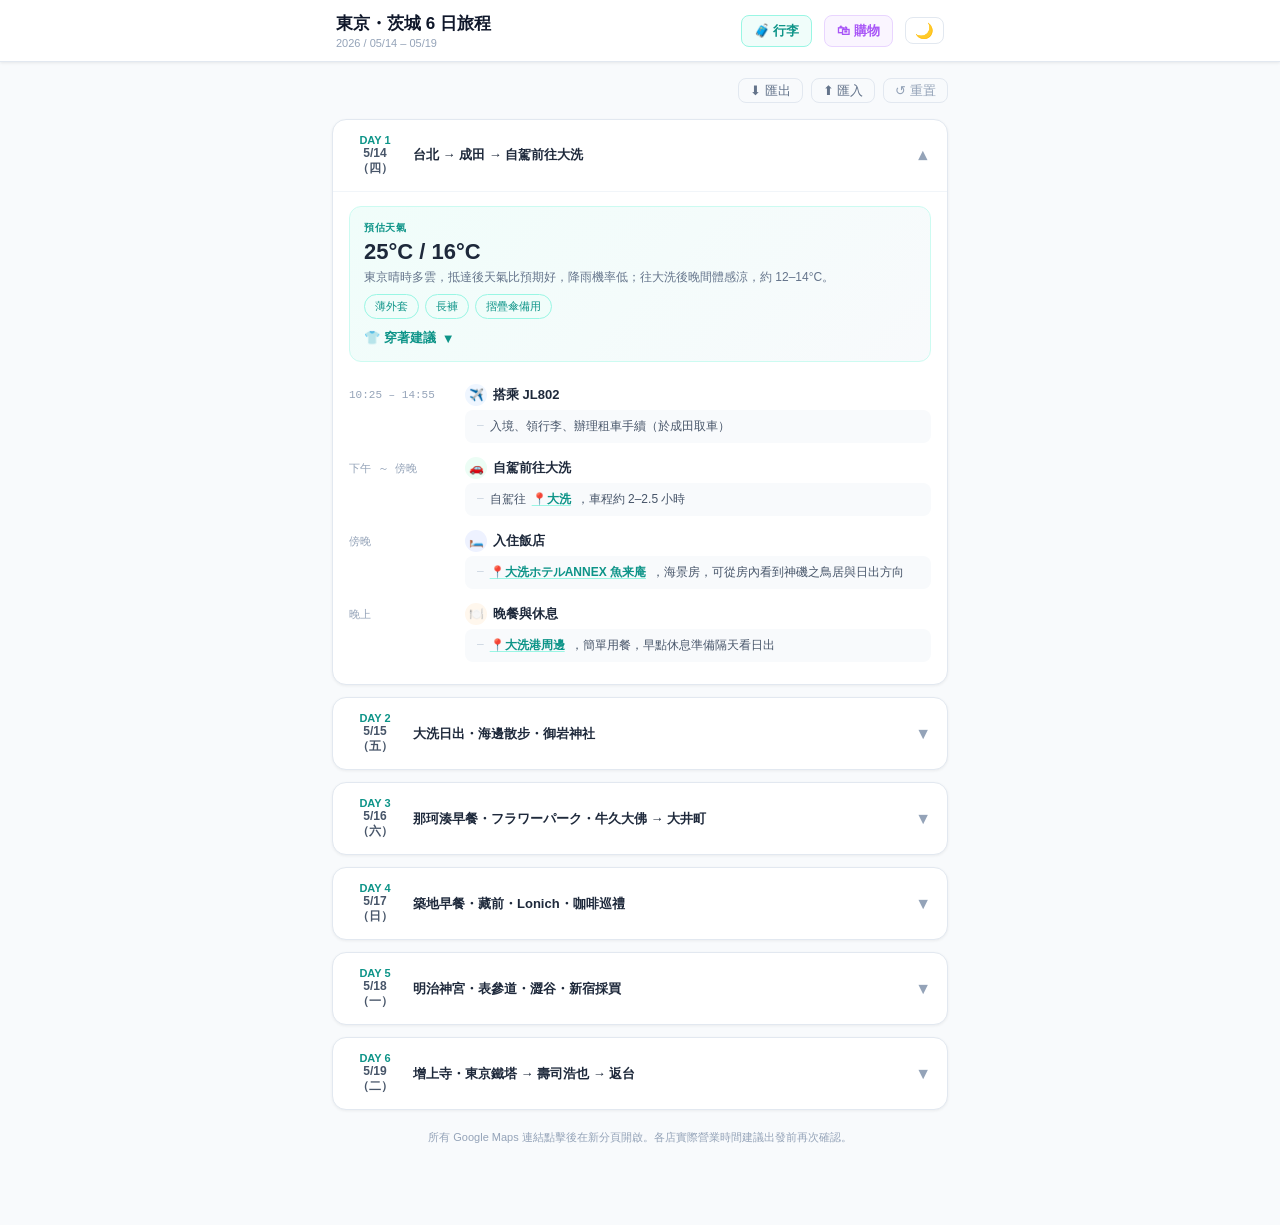
<file: index.html>
<!DOCTYPE html>
<html lang="zh-Hant">
<head>
<meta charset="UTF-8">
<meta name="viewport" content="width=device-width, initial-scale=1.0">
<title>東京・茨城 6 日旅程</title>
<link rel="stylesheet" href="style.css">
<style>
.hright{display:flex;align-items:center;gap:12px}

.day-card{background:#fff;border:1px solid #e2e8f0;border-radius:14px;overflow:hidden;box-shadow:0 1px 3px rgba(0,0,0,.06)}
.day-header{width:100%;background:none;border:none;padding:14px 16px;display:flex;align-items:center;justify-content:space-between;gap:12px;cursor:pointer;text-align:left}
.day-header:hover{background:#f8fafc}
.day-left{display:flex;align-items:center;gap:12px;min-width:0}
.day-label-block{text-align:center;width:52px;flex-shrink:0}
.day-label{font-size:11px;font-weight:700;color:#0d9488;text-transform:uppercase}
.day-date{font-size:12px;font-weight:600;color:#475569}
.day-title{font-size:13px;font-weight:600;color:#1e293b;line-height:1.4}
.day-right{display:flex;align-items:center;gap:8px;flex-shrink:0}
.chevron{font-size:16px;color:#94a3b8;transition:transform .2s}
.chevron.open{transform:rotate(180deg)}
.done-icon{color:#0d9488;font-size:16px}

.day-body{border-top:1px solid #f1f5f9;display:none}
.day-body.open{display:block}

.weather-box{margin:14px 16px 8px;background:linear-gradient(135deg,#f0fdfa,#f8fafc);border:1px solid #ccfbf1;border-radius:12px;padding:14px}
.weather-label{font-size:10px;font-weight:700;color:#0d9488;text-transform:uppercase;letter-spacing:.05em;margin-bottom:4px}
.weather-temp{font-size:22px;font-weight:700;color:#1e293b;line-height:1.2}
.weather-desc{font-size:12px;color:#64748b;margin-top:4px}
.tags{display:flex;flex-wrap:wrap;gap:6px;margin-top:8px}
.tag{display:inline-flex;align-items:center;padding:4px 10px;border-radius:99px;font-size:11px;font-weight:500;background:#f0fdfa;color:#0d9488;border:1px solid #99f6e4}
.outfit-btn{display:flex;align-items:center;gap:6px;font-size:13px;font-weight:600;color:#0d9488;background:none;border:none;cursor:pointer;margin-top:10px;padding:0}
.outfit-btn:hover{color:#0f766e}
.outfit-list{margin-top:8px;display:none}
.outfit-list.open{display:block}
.outfit-list li{display:flex;gap:8px;font-size:12px;color:#475569;margin-bottom:6px;list-style:none}
.outfit-list li::before{content:"•";color:#5eead4;flex-shrink:0;margin-top:1px}

.timeline{padding:14px 16px 8px}
.task-row{display:flex;gap:10px;position:relative;margin-bottom:0}
.task-content{flex:1;padding-bottom:14px}
.task-meta{display:flex;flex-wrap:wrap;align-items:center;gap:6px;margin-bottom:4px}
.task-time{font-family:monospace;font-size:11px;color:#94a3b8;width:110px;flex-shrink:0}
.task-icon{width:22px;height:22px;border-radius:50%;display:flex;align-items:center;justify-content:center;font-size:12px;flex-shrink:0}
.task-name{font-size:13px;font-weight:600;color:#1e293b}
.task-notes{margin-left:116px;background:#f8fafc;border-radius:8px;padding:8px 12px;margin-top:4px}
.task-notes li{display:flex;gap:6px;font-size:12px;color:#475569;margin-bottom:4px;list-style:none}
.task-notes li:last-child{margin-bottom:0}
.task-notes li::before{content:"–";color:#cbd5e1;flex-shrink:0}
.place-link{display:inline-flex;align-items:center;gap:3px;font-weight:600;color:#0d9488;text-decoration:underline;text-decoration-color:#99f6e4;text-underline-offset:2px}
.place-link:hover{color:#0f766e}
.place-sub{font-weight:400;color:#64748b}

.ic-flight{background:#eff6ff;color:#3b82f6}
.ic-drive{background:#ecfdf5;color:#059669}
.ic-hotel{background:#eef2ff;color:#6366f1}
.ic-food{background:#fff7ed;color:#f97316}
.ic-sightseeing{background:#fff1f2;color:#f43f5e}
.ic-shopping{background:#faf5ff;color:#a855f7}
.ic-cafe{background:#fffbeb;color:#92400e}
.ic-train{background:#ecfeff;color:#0891b2}
.ic-nature{background:#f0fdf4;color:#16a34a}
.ic-sunset{background:#fefce8;color:#ca8a04}

.extra-section{border-top:1px solid #f1f5f9;background:rgba(255,251,235,.6)}
.extra-btn{width:100%;background:none;border:none;padding:12px 16px;display:flex;align-items:center;justify-content:space-between;cursor:pointer;font-size:13px;font-weight:600;color:#b45309}
.extra-btn:hover{color:#92400e}
.extra-grid{padding:0 16px 14px;display:none;grid-template-columns:1fr 1fr;gap:8px}
.extra-grid.open{display:grid}
@media(max-width:480px){.extra-grid{grid-template-columns:1fr}}
.extra-item{display:flex;flex-direction:column;gap:3px;padding:10px;background:#fff;border-radius:10px;border:1px solid #fde68a;text-decoration:none;transition:border-color .15s,box-shadow .15s}
.extra-item:hover{border-color:#fbbf24;box-shadow:0 2px 6px rgba(0,0,0,.08)}
.extra-name{display:flex;align-items:center;gap:5px;font-size:12px;font-weight:600;color:#1e293b}
.extra-hours{font-size:11px;color:#b45309;font-family:monospace}
.extra-desc{font-size:11px;color:#64748b}

.nav-link{display:inline-flex;align-items:center;gap:5px;font-size:13px;font-weight:600;padding:6px 12px;border-radius:8px;border:1px solid;transition:opacity .15s}
.nav-link--teal{color:#0d9488;border-color:#99f6e4;background:#f0fdfa}
.nav-link--purple{color:#a855f7;border-color:#e9d5ff;background:#faf5ff}

[data-dark] .nav-link--teal{color:#2dd4bf;border-color:#0d9488;background:#134e4a}
[data-dark] .nav-link--purple{color:#c084fc;border-color:#7c3aed;background:#2e1065}
[data-dark] .day-card{background:#1e293b;border-color:#334155;box-shadow:0 1px 3px rgba(0,0,0,.2)}
[data-dark] .day-header:hover{background:#263348}
[data-dark] .day-label{color:#2dd4bf}
[data-dark] .day-date{color:#94a3b8}
[data-dark] .day-title{color:#e2e8f0}
[data-dark] .day-body{border-color:#334155}
[data-dark] .weather-box{background:linear-gradient(135deg,#134e4a,#263348);border-color:#0d9488}
[data-dark] .weather-temp{color:#f1f5f9}
[data-dark] .weather-desc{color:#94a3b8}
[data-dark] .tag{background:#134e4a;color:#2dd4bf;border-color:#0d9488}
[data-dark] .outfit-btn{color:#2dd4bf}
[data-dark] .outfit-btn:hover{color:#5eead4}
[data-dark] .outfit-list li{color:#94a3b8}
[data-dark] .outfit-list li::before{color:#334155}
[data-dark] .task-time{color:#64748b}
[data-dark] .task-name{color:#e2e8f0}
[data-dark] .task-notes{background:#0f172a}
[data-dark] .task-notes li{color:#94a3b8}
[data-dark] .task-notes li::before{color:#334155}
[data-dark] .place-link{color:#2dd4bf;text-decoration-color:#0d9488}
[data-dark] .place-link:hover{color:#5eead4}
[data-dark] .place-sub{color:#64748b}
[data-dark] .ic-flight{background:#1e3a5f;color:#60a5fa}
[data-dark] .ic-drive{background:#14532d;color:#34d399}
[data-dark] .ic-hotel{background:#1e1b4b;color:#818cf8}
[data-dark] .ic-food{background:#431407;color:#fb923c}
[data-dark] .ic-sightseeing{background:#4c0519;color:#fb7185}
[data-dark] .ic-shopping{background:#2e1065;color:#c084fc}
[data-dark] .ic-cafe{background:#451a03;color:#fbbf24}
[data-dark] .ic-train{background:#164e63;color:#22d3ee}
[data-dark] .ic-nature{background:#14532d;color:#4ade80}
[data-dark] .ic-sunset{background:#422006;color:#fbbf24}
[data-dark] .extra-section{background:rgba(71,52,18,.3);border-color:#334155}
[data-dark] .extra-btn{color:#fbbf24}
[data-dark] .extra-btn:hover{color:#fcd34d}
[data-dark] .extra-item{background:#1e293b;border-color:#78350f}
[data-dark] .extra-item:hover{border-color:#92400e;box-shadow:0 2px 6px rgba(0,0,0,.3)}
[data-dark] .extra-name{color:#e2e8f0}
[data-dark] .extra-hours{color:#fbbf24}
[data-dark] .extra-desc{color:#64748b}
</style>
</head>
<body>

<header>
  <div class="hinner">
    <div>
      <div class="htitle">東京・茨城 6 日旅程</div>
      <div class="hsub">2026 / 05/14 – 05/19</div>
    </div>
    <div class="hright">
      <a href="luggage.html" class="nav-link nav-link--teal">🧳 行李</a>
      <a href="shopping.html" class="nav-link nav-link--purple">🛍 購物</a>
      <button class="nm-btn" id="nm-btn" onclick="toggleNight()" title="切換深色模式">🌙</button>
    </div>
  </div>
</header>

<main id="main"></main>

<script src="app.js"></script>
<script>
const P = (name, query, extra) => {
  const q = encodeURIComponent(query || name);
  const sub = extra ? `<span class="place-sub">${extra}</span>` : '';
  return `<a class="place-link" href="https://www.google.com/maps/search/?api=1&query=${q}" target="_blank" rel="noreferrer">📍${name}${sub}</a>`;
};

const days = [
  {
    id:1, date:"5/14（四）", label:"Day 1", title:"台北 → 成田 → 自駕前往大洗",
    temp:"25°C / 16°C", desc:"東京晴時多雲，抵達後天氣比預期好，降雨機率低；往大洗後晚間體感涼，約 12–14°C。",
    tags:["薄外套","長褲","摺疊傘備用"],
    outfit:["飛機上穿短袖＋薄罩衫，抵達後直接應對晚間溫差","下身選長褲最省事，開車與晚上海邊都較舒適","包內先放一把輕便傘備用，實際下雨機率不高"],
    tasks:[
      {id:"1-1",time:"10:25 – 14:55",ic:"flight",name:"搭乘 JL802",notes:["入境、領行李、辦理租車手續（於成田取車）"]},
      {id:"1-2",time:"下午 ～ 傍晚",ic:"drive",name:"自駕前往大洗",notes:[`自駕往 ${P("大洗","大洗 茨城")}，車程約 2–2.5 小時`]},
      {id:"1-3",time:"傍晚",ic:"hotel",name:"入住飯店",notes:[`${P("大洗ホテルANNEX 魚来庵","大洗ホテル ANNEX 魚来庵")}，海景房，可從房內看到神磯之鳥居與日出方向`]},
      {id:"1-4",time:"晚上",ic:"food",name:"晚餐與休息",notes:[`${P("大洗港周邊","大洗港 餐廳")}，簡單用餐，早點休息準備隔天看日出`]},
    ]
  },
  {
    id:2, date:"5/15（五）", label:"Day 2", title:"大洗日出・海邊散步・御岩神社",
    temp:"23°C / 15°C", desc:"晴時多雲，降雨機率低，比原先預估更晴朗。清晨海邊與神社林間偏涼，注意早晚溫差。",
    tags:["防風外套","運動鞋","可脫穿層次"],
    outfit:["清晨看日出要多一件防風外套，海風會比市區明顯","上身建議短袖打底，外搭襯衫或薄外套，白天熱了能直接脫","鞋子以抓地力較好的運動鞋為主，神社步道更穩"],
    tasks:[
      {id:"2-1",time:"04:10 – 05:30",ic:"sunset",name:"看日出",notes:[`${P("神磯の鳥居","神磯の鳥居 大洗")}，5月日出約 4:45，房間陽台或步行至海邊觀賞，看完回飯店補眠`]},
      {id:"2-2",time:"08:30 – 10:30",ic:"sightseeing",name:"海邊散步參拜",notes:[`${P("大洗磯前神社")}，近距離看海浪與鳥居`]},
      {id:"2-3",time:"11:00 – 12:30",ic:"food",name:"壽司午餐",notes:[`<a class="place-link" href="https://maps.app.goo.gl/uNKhagBHDftqyCcE8" target="_blank" rel="noreferrer">📍Sushi Yukyu</a>，11:00 開門，⚠️ 建議提早到場排隊`]},
      {id:"2-4",time:"12:30 – 13:30",ic:"drive",name:"自駕移動",notes:[`${P("大洗 → 御岩神社","御岩神社 日立市")}，車程約 45–70 分鐘`]},
      {id:"2-5",time:"13:30 – 15:30",ic:"nature",name:"森林參道散步",notes:[`${P("御岩神社","御岩神社 日立市")}，拝殿、三本杉，視體力加碼輕量登山 20–30 分鐘後折返`]},
      {id:"2-6",time:"15:30 – 16:30",ic:"drive",name:"自駕回程",notes:["御岩神社 → 大洗，車程約 45–70 分鐘"]},
      {id:"2-7",time:"16:30 – 17:30",ic:"nature",name:"Oarai Sun Beach 海邊散步",notes:[`${P("Oarai Sun Beach","Oarai Sun Beach 大洗")}，海邊漫步吹風放鬆，步行可達 OARAI Seaside Station`]},
      {id:"2-8",time:"17:30 – 18:30",ic:"shopping",name:"海邊散步＋逛街",notes:[`${P("OARAI Seaside Station","OARAI Seaside Station 大洗")}，大洗まいわい市場小買常溫土產`]},
      {id:"2-9",time:"晚上",ic:"food",name:"晚餐",notes:[`${P("大洗港周邊","大洗 夜間餐廳")}，港邊或飯店附近用餐`]},
    ],
    extra:{
      label:"5/15 自駕加點",
      items:[
        {name:"SAZA COFFEE Oarai",query:"SAZA COFFEE Oarai 大洗 Seaside Station",hours:"10:00–19:00",desc:"咖啡與甜點都穩，海邊散步後坐一下最舒服"},
        {name:"Romii Donuts Store",query:"Romii Donuts Store 大洗",hours:"10:30–18:00",desc:"適合外帶甜甜圈上車或回飯店吃"},
        {name:"KANOUYA 菓子店",query:"KANOUYA 大洗",hours:"08:00–19:00",desc:"麵包、銅鑼燒或常溫點心當補給"},
        {name:"手打蕎麦 入四間",query:"手打蕎麦 入四間 日立",hours:"11:00–14:30",desc:"靠近御岩神社，不想吃海鮮時的午餐替代案"},
        {name:"日立車站",query:"日立駅 茨城",hours:"全天",desc:"如果想多看一個車站海景點，可順路到站體或周邊短停拍照"},
        {name:"セントエルモスカフェ",query:"セントエルモスカフェ 大洗",hours:"10:00–21:00",desc:"回大洗後想找舒服坐點可用它收尾"},
      ]
    }
  },
  {
    id:3, date:"5/16（六）", label:"Day 3", title:"那珂湊早餐・フラワーパーク・牛久大佛 → 大井町",
    temp:"25°C / 16°C", desc:"晴朗舒適，比原先預估更好的天氣，戶外停留時間長，注意日照防曬。",
    tags:["短袖","遮陽帽","防曬乳"],
    outfit:["可以走比較輕鬆的城市戶外穿搭，短袖或薄長袖都適合","公園空曠，帽子與太陽眼鏡實用度高","晚上回東京後可加一件薄外套"],
    tasks:[
      {id:"3-1",time:"07:30 – 08:00",ic:"drive",name:"退房＋自駕移動",notes:["大洗 → 那珂湊漁港，車程約 15 分鐘"]},
      {id:"3-2",time:"08:00 – 09:15",ic:"food",name:"那珂湊漁港早餐",notes:[`${P("那珂湊おさかなセンター","那珂湊 おさかなセンター")}，海鮮市場朝食，鮮魚丼或海鮮定食，市場約 8:00 開始營業`]},
      {id:"3-3",time:"09:15 – 10:00",ic:"shopping",name:"伴手禮採買",notes:[
        `${P("daimaruya／焼いも館","daimaruya 常陸那珂 干し芋")}（干し芋）`,
        `${P("黒澤醤油","黒澤醤油 常陸那珂")}（調味料）`,
        "JA直賣所補食品"
      ]},
      {id:"3-4",time:"10:00 – 10:50",ic:"drive",name:"自駕移動",notes:[`那珂湊 → ${P("いばらきフラワーパーク","いばらきフラワーパーク 石岡")}，車程約 45–50 分鐘`]},
      {id:"3-5",time:"10:50 – 13:00",ic:"nature",name:"いばらきフラワーパーク",notes:[`${P("いばらきフラワーパーク","いばらきフラワーパーク 石岡市")}，開放 09:00–17:00，5 月薔薇與季節花卉盛開`]},
      {id:"3-6",time:"13:00 – 13:40",ic:"drive",name:"自駕移動",notes:[`石岡 IC 上常磐道 → 牛久 IC，車程約 35 分鐘`]},
      {id:"3-7",time:"13:40 – 15:30",ic:"sightseeing",name:"牛久大佛",notes:[`${P("牛久大仏","牛久大仏 茨城")}，世界最高青銅佛像（120m），可搭電梯至 85m 展望台，園區含浄土庭園，入場費 900 円，開放至 17:30（最終入場 17:00）`]},
      {id:"3-8",time:"15:30 – 17:00",ic:"drive",name:"上高速回東京",notes:[`牛久 IC 上常磐道，直行至大井町，車程約 70–80 分鐘`]},
      {id:"3-9",time:"17:00 – 18:00",ic:"hotel",name:"還車＋入住",notes:[`${P("Ours Inn Hankyu 大井町","Ours Inn Hankyu 大井町")}，加油＋還車，預計 18:00 前完成`]},
      {id:"3-10",time:"晚上",ic:"shopping",name:"晚餐＋採買",notes:[`${P("大井町周邊","大井町 居酒屋")}，居酒屋、拉麵、定食等，逛超市/藥妝補零食飲料`]},
    ]
  },
  {
    id:4, date:"5/17（日）", label:"Day 4", title:"築地早餐・藏前・Lonich・咖啡巡禮",
    temp:"約 25–27°C / 17°C", desc:"東京氣溫比前幾天再高一些，白天可達 27°C，外出活動建議以輕薄透氣為主，仍要預留午後陣雨彈性。",
    tags:["輕薄短袖","好走鞋","小傘"],
    outfit:["這天最重要的是鞋子，請直接穿最好走的那雙","上身適合短袖搭輕薄襯衫，室內冷氣或晚餐後回程都能應付","若想拍照好看，可走簡單層次感穿搭，但不要選磨腳的新鞋"],
    tasks:[
      {id:"4-1",time:"07:30 – 09:30",ic:"food",name:"場外市場早餐",notes:[`${P("築地場外市場")}，壽司、海鮮丼、玉子燒等`]},
      {id:"4-2",time:"10:00 – 12:30",ic:"shopping",name:"藏前散步",notes:[`${P("藏前エリア","藏前 東京 雜貨")}，10:00 先找早開咖啡店，11:00 小店陸續開門：雜貨、選物、文具等`,`<a href="https://matcha-jp.com/tw/20179" target="_blank" rel="noopener">藏前景點介紹（MATCHA）</a>`]},
      {id:"4-3",time:"12:30",ic:"food",name:"午餐",notes:[`${P("藏前周邊","藏前 ランチ")}，定食、拉麵、蕎麥麵等簡單解決`]},
      {id:"4-4",time:"13:30",ic:"cafe",name:"創作咖啡套餐（已預約）",notes:[`${P("Lonich","Lonich coffee Tokyo")}，預約制，含咖啡＋甜點，約 1.5–2 小時`]},
      {id:"4-5",time:"15:30 – 16:30",ic:"cafe",name:"精品咖啡",notes:[`${P("GLITCH COFFEE 神保町","GLITCH COFFEE 神保町")}，主打單一產區淺焙`]},
      {id:"4-6",time:"17:00 – 18:00",ic:"cafe",name:"銀座咖啡",notes:[`${P("X COFFEE Ginza")}，銀座一丁目附近`]},
      {id:"4-7",time:"晚上",ic:"food",name:"晚餐＋回飯店",notes:[`${P("銀座周邊","銀座 ディナー")}，餐後搭電車回大井町`]},
    ]
  },
  {
    id:5, date:"5/18（一）", label:"Day 5", title:"明治神宮・表參道・澀谷・新宿採買",
    temp:"約 25–27°C / 16°C", desc:"東京持續偏暖，白天可達 26–27°C，戶外逛街建議透氣穿搭，注意補水防曬。",
    tags:["透氣上衣","遮陽帽","購物袋"],
    outfit:["城市逛街以輕便透氣為主，短袖或薄長袖都可以","氣溫偏高，遮陽帽與補水飲料比平時更重要","建議帶可摺收的購物袋，後段採買會更省力"],
    tasks:[
      {id:"5-1",time:"09:00",ic:"nature",name:"參拜＋散步",notes:[`${P("明治神宮")} → ${P("代代木公園")}，搭車至原宿站`]},
      {id:"5-2",time:"中午",ic:"food",name:"午餐",notes:[`${P("原宿・表參道周邊","原宿 表参道 ランチ")}，找咖啡廳、餐館用餐`]},
      {id:"5-3",time:"下午",ic:"shopping",name:"服飾鞋款採買",notes:[
        P("Asics Tiger 原宿店","Asics Harajuku"),
        P("UNIQLO 原宿店","UNIQLO Harajuku"),
        P("Found MUJI 青山","Found MUJI Aoyama","（週一 12:00 開門）"),
      ]},
      {id:"5-4",time:"傍晚",ic:"shopping",name:"澀谷逛街",notes:[
        P("無印良品 西武澀谷店","無印良品 西武渋谷店"),
        P("GU Shibuya"),
        P("Asics Walking Shibuya","Asics Walking Shibuya","（視情況）"),
      ]},
      {id:"5-5",time:"17:30 – 18:30",ic:"shopping",name:"咖啡器材採買",notes:[
        `${P("Yamamoto Coffee 新宿","Yamamoto Coffee Shinjuku")}，買濾杯、濾紙、手沖壺`,
        "詢問 CAFEC DEEP 27 濾杯庫存"
      ]},
      {id:"5-6",time:"18:30 後",ic:"food",name:"晚餐＋回飯店",notes:[`${P("新宿周邊","新宿 ディナー")}，餐後回大井町`]},
    ]
  },
  {
    id:6, date:"5/19（二）", label:"Day 6", title:"增上寺・東京鐵塔 → 壽司浩也 → 返台",
    temp:"約 21–24°C / 16°C", desc:"東京最後一天氣溫略降，舒適宜人，機場移動建議保留一件薄外套在手邊應對冷氣。",
    tags:["好整理穿搭","薄外套","機場好穿脫"],
    outfit:["選最容易整理、最舒服的返程穿搭，避免太厚重","薄外套可應付早上戶外散步、車站冷氣與機上溫差","鞋子以好穿脫為佳，過安檢與長途移動都更順手"],
    tasks:[
      {id:"6-1",time:"早上",ic:"hotel",name:"退房＋寄放行李",notes:[`${P("Ours Inn Hankyu","Ours Inn Hankyu 大井町")}，寄放飯店或搭車至大門站/濱松町站置物櫃`]},
      {id:"6-2",time:"09:00 – 10:30",ic:"sightseeing",name:"散步放空",notes:[`${P("增上寺","増上寺")} ＋ ${P("芝公園")}，拍東京鐵塔＋寺院經典畫面`]},
      {id:"6-3",time:"10:30 – 11:30",ic:"sightseeing",name:"東京鐵塔",notes:[`${P("東京鐵塔","東京タワー")}，可上展望台或塔下拍照，11:30 步行回大門站`]},
      {id:"6-4",time:"12:00",ic:"food",name:"午餐（已預約）",notes:[`${P("站立壽司 浩也","立ち喰い鮨 浩也 大門")}，大門站 A4 出口步行 1 分鐘，板前現做`]},
      {id:"6-5",time:"13:00 – 15:30",ic:"train",name:"取行李＋移動羽田",notes:[`約 15:00 從 ${P("濱松町站","浜松町駅")} 搭東京單軌電車至 ${P("羽田機場","羽田空港 国際線ターミナル")}，車程 15–20 分`]},
      {id:"6-6",time:"18:25 – 20:50",ic:"flight",name:"搭乘 JL099 返台",notes:["HND → TSA，預留報到、托運、免稅店時間"]},
    ]
  }
];
window.__itineraryDays = days;

const ICONS = {
  flight:"✈️", drive:"🚗", hotel:"🛏️", food:"🍽️",
  sightseeing:"📷", shopping:"🛍️", cafe:"☕", train:"🚆",
  nature:"🌲", sunset:"🌅"
};

function renderDays(){
  const _days = JSON.parse(localStorage.getItem('tokyo-itinerary') || 'null') || days;
  const main = document.getElementById('main');
  main.innerHTML = '';
  _days.forEach(day => {
    const card = document.createElement('div');
    card.className = 'day-card';
    card.id = `day-${day.id}`;

    // Extra HTML
    let extraHTML = '';
    if(day.extra){
      const items = day.extra.items.map(s=>`
        <a class="extra-item" href="https://www.google.com/maps/search/?api=1&query=${encodeURIComponent(s.query)}" target="_blank" rel="noreferrer">
          <span class="extra-name">📍${s.name}</span>
          <span class="extra-hours">${s.hours}</span>
          <span class="extra-desc">${s.desc}</span>
        </a>`).join('');
      extraHTML = `
        <div class="extra-section">
          <button class="extra-btn" onclick="toggleExtra(${day.id})">
            <span>📍${day.extra.label}（${day.extra.items.length} 個選點）</span>
            <span id="extra-chev-${day.id}">▼</span>
          </button>
          <div class="extra-grid" id="extra-grid-${day.id}">${items}</div>
        </div>`;
    }

    // Tasks
    const tasksHTML = day.tasks.map((t,i)=>{
      const isLast = i===day.tasks.length-1;
      const notes = t.notes.map(n=>`<li>${n}</li>`).join('');
      return `
        <div class="task-row" id="row-${t.id}">
          <div class="task-content" id="tc-${t.id}">
            <div class="task-meta">
              <span class="task-time">${t.time}</span>
              <span class="task-icon ic-${t.ic}">${ICONS[t.ic]||'•'}</span>
              <span class="task-name">${t.name}</span>
            </div>
            ${notes?`<ul class="task-notes">${notes}</ul>`:''}
          </div>
        </div>`;
    }).join('');

    // Outfit
    const outfitItems = day.outfit.map(o=>`<li>${o}</li>`).join('');

    card.innerHTML = `
      <button class="day-header" onclick="toggleDay(${day.id})">
        <div class="day-left">
          <div class="day-label-block" id="dlb-${day.id}">
            <div class="day-label">${day.label}</div>
            <div class="day-date">${day.date}</div>
          </div>
          <div>
            <div class="day-title" id="dt-${day.id}">${day.title}</div>
          </div>
        </div>
        <div class="day-right">
          <span class="chevron" id="chev-${day.id}">▼</span>
        </div>
      </button>
      <div class="day-body" id="body-${day.id}">
        <div class="weather-box">
          <div class="weather-label">預估天氣</div>
          <div class="weather-temp">${day.temp}</div>
          <div class="weather-desc">${day.desc}</div>
          <div class="tags">${day.tags.map(t=>`<span class="tag">${t}</span>`).join('')}</div>
          <button class="outfit-btn" onclick="toggleOutfit(${day.id})">👕 穿著建議 <span id="oc-${day.id}">▼</span></button>
          <ul class="outfit-list" id="ol-${day.id}">${outfitItems}</ul>
        </div>
        <div class="timeline">${tasksHTML}</div>
        ${extraHTML}
      </div>`;
    main.appendChild(card);
  });

  // Open day 1 by default
  document.getElementById(`body-1`).classList.add('open');
  document.getElementById(`chev-1`).classList.add('open');
}

function toggleDay(id){
  const body = document.getElementById(`body-${id}`);
  const chev = document.getElementById(`chev-${id}`);
  body.classList.toggle('open');
  chev.classList.toggle('open');
}

function toggleOutfit(id){
  const ol = document.getElementById(`ol-${id}`);
  const oc = document.getElementById(`oc-${id}`);
  ol.classList.toggle('open');
  oc.textContent = ol.classList.contains('open') ? '▲' : '▼';
}

function toggleExtra(id){
  const g = document.getElementById(`extra-grid-${id}`);
  const c = document.getElementById(`extra-chev-${id}`);
  g.classList.toggle('open');
  c.textContent = g.classList.contains('open') ? '▲' : '▼';
}

// Footer
document.addEventListener('DOMContentLoaded', ()=>{
  renderDays();
  initDataControls();
  const footer = document.createElement('p');
  footer.className='footer';
  footer.textContent='所有 Google Maps 連結點擊後在新分頁開啟。各店實際營業時間建議出發前再次確認。';
  document.getElementById('main').appendChild(footer);
});

</script>
</body>
</html>
</file>
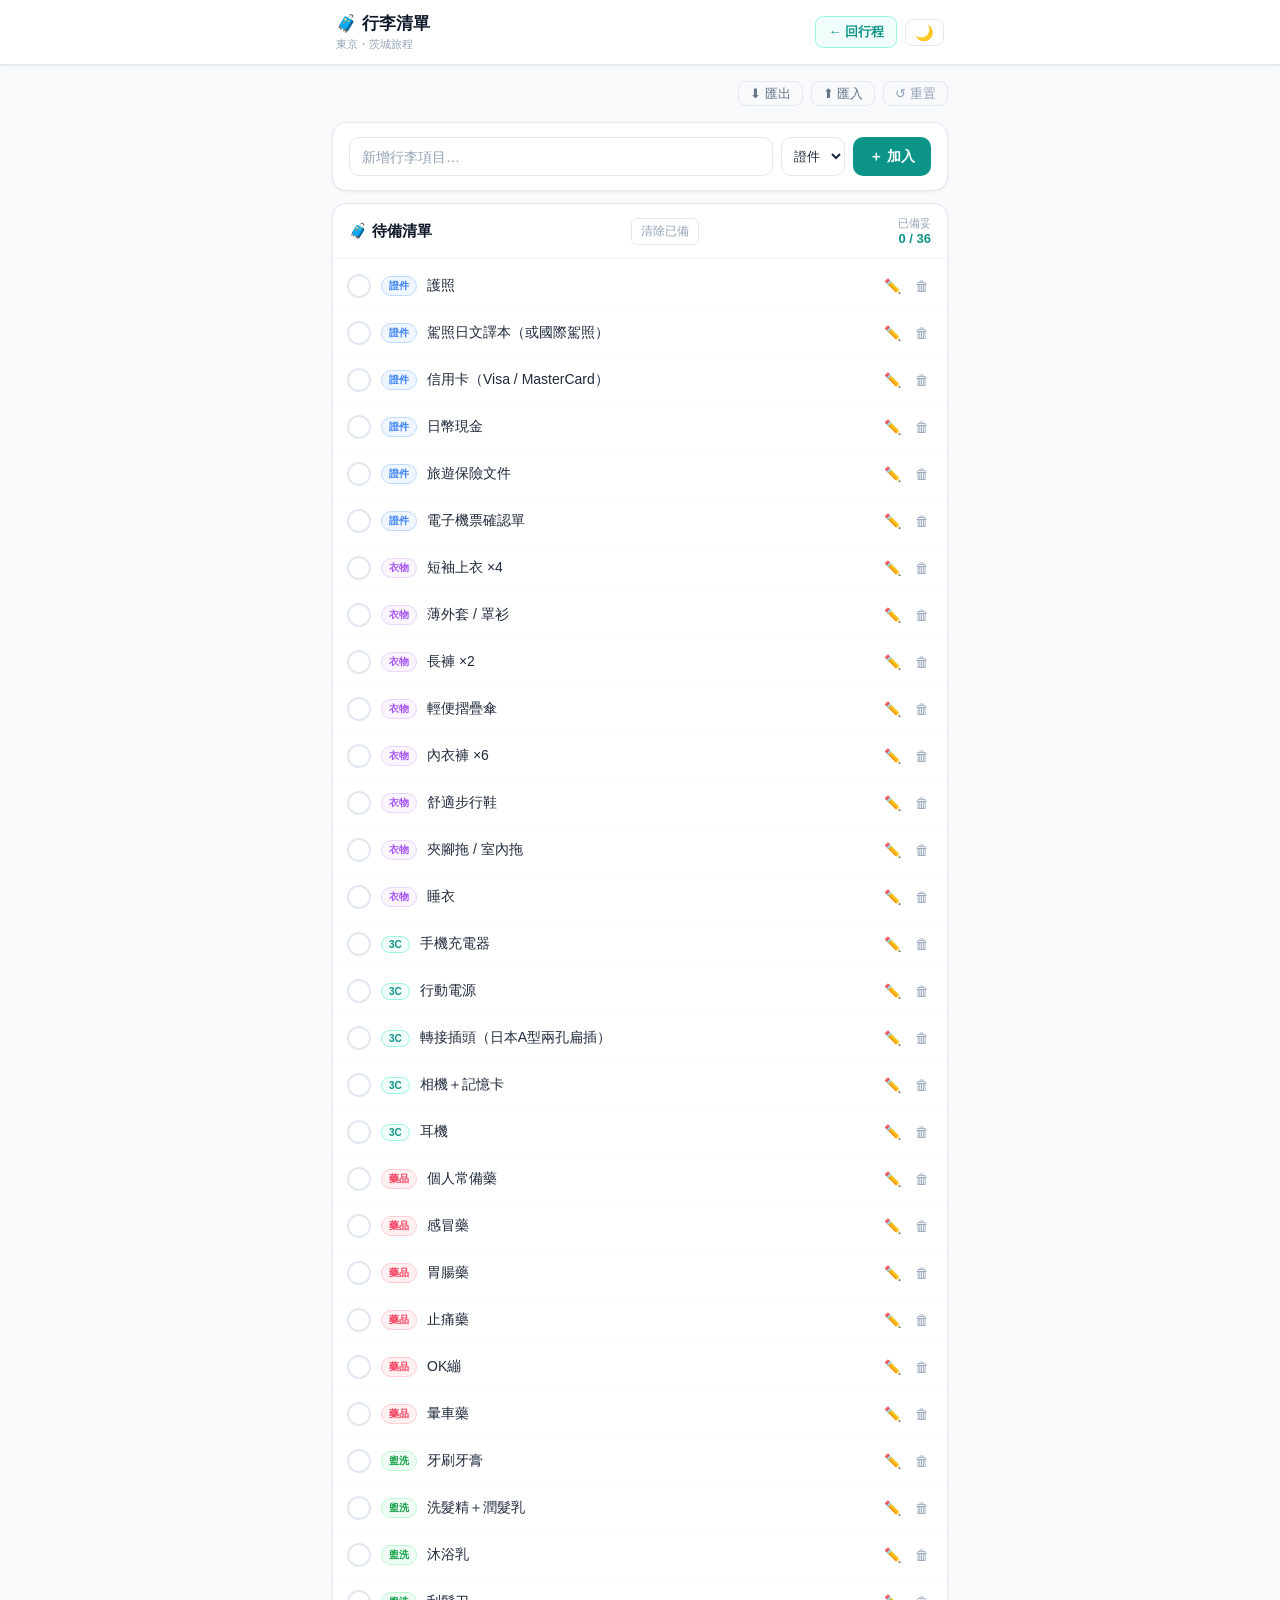
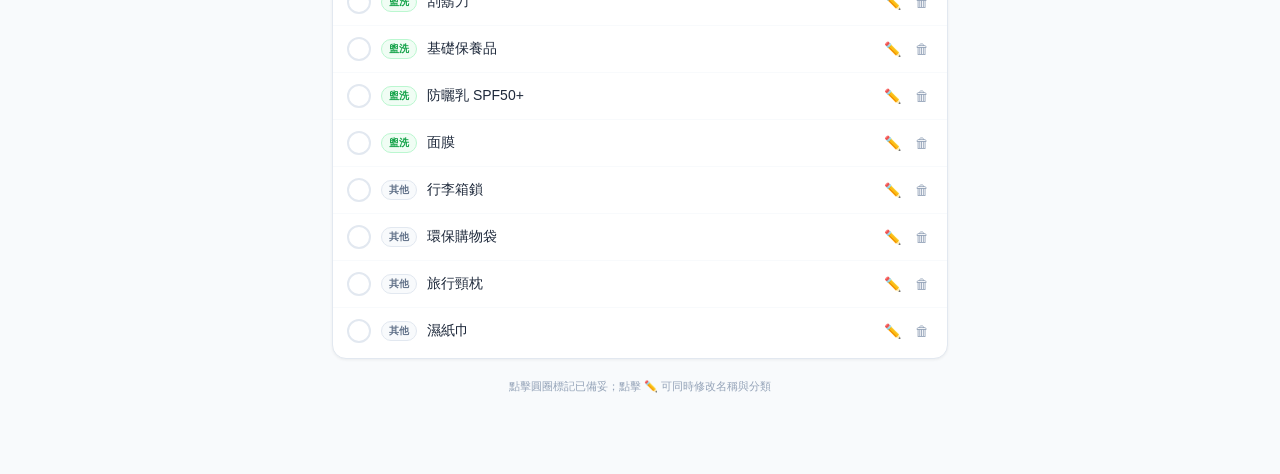
<file: luggage.html>
<!DOCTYPE html>
<html lang="zh-Hant">
<head>
<meta charset="UTF-8">
<meta name="viewport" content="width=device-width, initial-scale=1.0">
<title>行李清單</title>
<link rel="stylesheet" href="style.css">
<style>
.cat-證件{background:#eff6ff;color:#3b82f6;border:1px solid #bfdbfe}
.cat-衣物{background:#faf5ff;color:#a855f7;border:1px solid #e9d5ff}
.cat-3C{background:#f0fdfa;color:#0d9488;border:1px solid #99f6e4}
.cat-藥品{background:#fff1f2;color:#f43f5e;border:1px solid #fecdd3}
.cat-盥洗{background:#f0fdf4;color:#16a34a;border:1px solid #bbf7d0}
.cat-其他{background:#f8fafc;color:#64748b;border:1px solid #e2e8f0}

[data-dark] .cat-證件{background:#1e3a5f;color:#60a5fa;border-color:#1d4ed8}
[data-dark] .cat-衣物{background:#2e1065;color:#c084fc;border-color:#7c3aed}
[data-dark] .cat-3C{background:#134e4a;color:#2dd4bf;border-color:#0d9488}
[data-dark] .cat-藥品{background:#4c0519;color:#fb7185;border-color:#be123c}
[data-dark] .cat-盥洗{background:#14532d;color:#4ade80;border-color:#15803d}
[data-dark] .cat-其他{background:#1e293b;color:#94a3b8;border-color:#334155}
</style>
</head>
<body>

<header>
  <div class="hinner">
    <div>
      <div class="htitle">🧳 行李清單</div>
      <div class="hsub">東京・茨城旅程</div>
    </div>
    <div style="display:flex;align-items:center;gap:8px">
      <a href="index.html" class="back-btn">← 回行程</a>
      <button class="nm-btn" id="nm-btn" onclick="toggleNight()" title="切換深色模式">🌙</button>
    </div>
  </div>
</header>

<main>
  <div class="add-card">
    <div class="add-row">
      <input class="add-input" id="add-input" type="text" placeholder="新增行李項目…" maxlength="80" autocomplete="off">
      <select class="add-cat" id="add-cat">
        <option value="證件">證件</option>
        <option value="衣物">衣物</option>
        <option value="3C">3C</option>
        <option value="藥品">藥品</option>
        <option value="盥洗">盥洗</option>
        <option value="其他">其他</option>
      </select>
      <button class="add-btn" id="add-btn">＋ 加入</button>
    </div>
  </div>

  <div class="list-card">
    <div class="card-header">
      <div class="card-title">🧳 待備清單</div>
      <button class="clear-btn" id="clear-btn" title="刪除所有已備妥項目">清除已備</button>
      <div class="prog-wrap">
        <div class="prog-label">已備妥</div>
        <div class="prog-val" id="prog-text">0 / 0</div>
      </div>
    </div>
    <div class="item-list" id="list"></div>
  </div>
  <p class="footer">點擊圓圈標記已備妥；點擊 ✏️ 可同時修改名稱與分類</p>
</main>

<script src="app.js"></script>
<script>
initChecklist({
  dbName: 'tokyo-luggage',
  categories: ['證件','衣物','3C','藥品','盥洗','其他'],
  clearLabel: '備妥',
  defaults: [
    {name:'護照',category:'證件'},
    {name:'駕照日文譯本（或國際駕照）',category:'證件'},
    {name:'信用卡（Visa / MasterCard）',category:'證件'},
    {name:'日幣現金',category:'證件'},
    {name:'旅遊保險文件',category:'證件'},
    {name:'電子機票確認單',category:'證件'},
    {name:'短袖上衣 ×4',category:'衣物'},
    {name:'薄外套 / 罩衫',category:'衣物'},
    {name:'長褲 ×2',category:'衣物'},
    {name:'輕便摺疊傘',category:'衣物'},
    {name:'內衣褲 ×6',category:'衣物'},
    {name:'舒適步行鞋',category:'衣物'},
    {name:'夾腳拖 / 室內拖',category:'衣物'},
    {name:'睡衣',category:'衣物'},
    {name:'手機充電器',category:'3C'},
    {name:'行動電源',category:'3C'},
    {name:'轉接插頭（日本A型兩孔扁插）',category:'3C'},
    {name:'相機＋記憶卡',category:'3C'},
    {name:'耳機',category:'3C'},
    {name:'個人常備藥',category:'藥品'},
    {name:'感冒藥',category:'藥品'},
    {name:'胃腸藥',category:'藥品'},
    {name:'止痛藥',category:'藥品'},
    {name:'OK繃',category:'藥品'},
    {name:'暈車藥',category:'藥品'},
    {name:'牙刷牙膏',category:'盥洗'},
    {name:'洗髮精＋潤髮乳',category:'盥洗'},
    {name:'沐浴乳',category:'盥洗'},
    {name:'刮鬍刀',category:'盥洗'},
    {name:'基礎保養品',category:'盥洗'},
    {name:'防曬乳 SPF50+',category:'盥洗'},
    {name:'面膜',category:'盥洗'},
    {name:'行李箱鎖',category:'其他'},
    {name:'環保購物袋',category:'其他'},
    {name:'旅行頸枕',category:'其他'},
    {name:'濕紙巾',category:'其他'},
  ],
});
initDataControls();
</script>
</body>
</html>
</file>
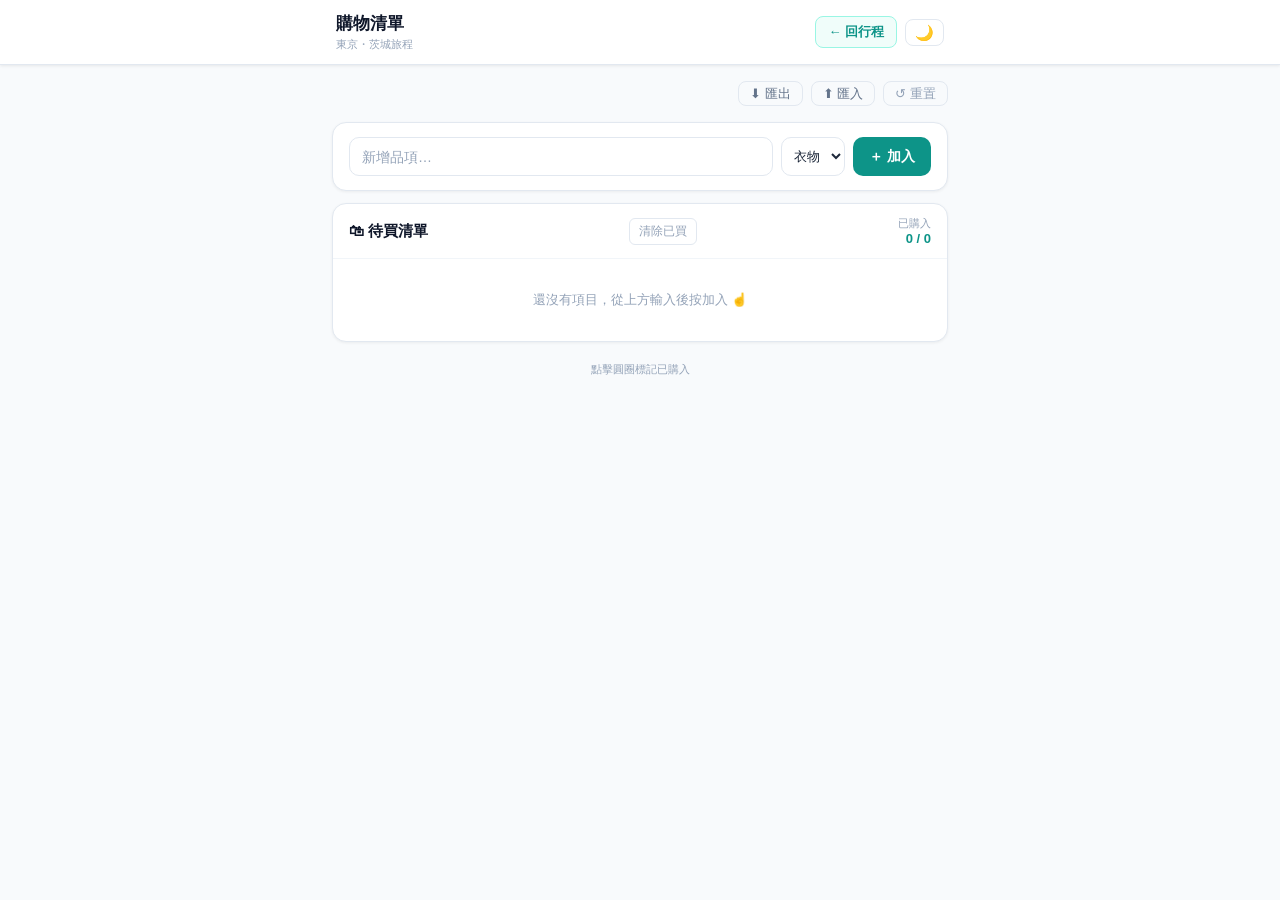
<file: shopping.html>
<!DOCTYPE html>
<html lang="zh-Hant">
<head>
<meta charset="UTF-8">
<meta name="viewport" content="width=device-width, initial-scale=1.0">
<title>購物清單</title>
<link rel="stylesheet" href="style.css">
<style>
.cat-衣物{background:#faf5ff;color:#a855f7;border:1px solid #e9d5ff}
.cat-咖啡{background:#fffbeb;color:#92400e;border:1px solid #fde68a}
.cat-藥妝{background:#fff1f2;color:#f43f5e;border:1px solid #fecdd3}
.cat-食品{background:#fff7ed;color:#f97316;border:1px solid #fed7aa}
.cat-雜貨{background:#ecfeff;color:#0891b2;border:1px solid #a5f3fc}
.cat-3C{background:#f0fdfa;color:#0d9488;border:1px solid #99f6e4}
.cat-其他{background:#f8fafc;color:#64748b;border:1px solid #e2e8f0}

[data-dark] .cat-衣物{background:#2e1065;color:#c084fc;border-color:#7c3aed}
[data-dark] .cat-咖啡{background:#451a03;color:#fbbf24;border-color:#78350f}
[data-dark] .cat-藥妝{background:#4c0519;color:#fb7185;border-color:#be123c}
[data-dark] .cat-食品{background:#431407;color:#fb923c;border-color:#9a3412}
[data-dark] .cat-雜貨{background:#164e63;color:#22d3ee;border-color:#0e7490}
[data-dark] .cat-3C{background:#134e4a;color:#2dd4bf;border-color:#0d9488}
[data-dark] .cat-其他{background:#1e293b;color:#94a3b8;border-color:#334155}
</style>
</head>
<body>

<header>
  <div class="hinner">
    <div>
      <div class="htitle">購物清單</div>
      <div class="hsub">東京・茨城旅程</div>
    </div>
    <div style="display:flex;align-items:center;gap:8px">
      <a href="index.html" class="back-btn">← 回行程</a>
      <button class="nm-btn" id="nm-btn" onclick="toggleNight()" title="切換深色模式">🌙</button>
    </div>
  </div>
</header>

<main>
  <div class="add-card">
    <div class="add-row">
      <input class="add-input" id="add-input" type="text" placeholder="新增品項…" maxlength="80" autocomplete="off">
      <select class="add-cat" id="add-cat">
        <option value="衣物">衣物</option>
        <option value="咖啡">咖啡</option>
        <option value="藥妝">藥妝</option>
        <option value="食品">食品</option>
        <option value="雜貨">雜貨</option>
        <option value="3C">3C</option>
        <option value="其他">其他</option>
      </select>
      <button class="add-btn" id="add-btn">＋ 加入</button>
    </div>
  </div>

  <div class="list-card">
    <div class="card-header">
      <div class="card-title">🛍 待買清單</div>
      <button class="clear-btn" id="clear-btn" title="刪除所有已購入項目">清除已買</button>
      <div class="prog-wrap">
        <div class="prog-label">已購入</div>
        <div class="prog-val" id="prog-text">0 / 0</div>
      </div>
    </div>
    <div class="item-list" id="list"></div>
  </div>
  <p class="footer">點擊圓圈標記已購入</p>
</main>

<script src="app.js"></script>
<script>
initChecklist({
  dbName: 'tokyo-shopping',
  categories: ['衣物','咖啡','藥妝','食品','雜貨','3C','其他'],
  clearLabel: '購入',
});
initDataControls();
</script>
</body>
</html>
</file>
<file: style.css>
*{box-sizing:border-box;margin:0;padding:0}
body{font-family:-apple-system,BlinkMacSystemFont,"Segoe UI",sans-serif;background:#f8fafc;color:#1e293b;padding-bottom:60px}
a{color:inherit;text-decoration:none}

header{background:#fff;border-bottom:1px solid #e2e8f0;position:sticky;top:0;z-index:20;box-shadow:0 1px 3px rgba(0,0,0,.08)}
.hinner{max-width:640px;margin:0 auto;padding:12px 16px;display:flex;align-items:center;justify-content:space-between;gap:12px}
.htitle{font-size:17px;font-weight:700;color:#0f172a}
.hsub{font-size:11px;color:#94a3b8;margin-top:2px}

main{max-width:640px;margin:0 auto;padding:16px 12px;display:flex;flex-direction:column;gap:12px}

.back-btn{display:inline-flex;align-items:center;gap:5px;font-size:13px;font-weight:600;color:#0d9488;padding:6px 12px;border-radius:8px;border:1px solid #99f6e4;background:#f0fdfa;transition:background .15s}
.back-btn:hover{background:#ccfbf1}

.add-card{background:#fff;border:1px solid #e2e8f0;border-radius:14px;padding:14px 16px;box-shadow:0 1px 3px rgba(0,0,0,.06)}
.add-row{display:flex;gap:8px;align-items:stretch}
.add-input{flex:1;padding:10px 12px;border:1px solid #e2e8f0;border-radius:10px;font-size:14px;color:#1e293b;outline:none;transition:border-color .15s;min-width:0}
.add-input:focus{border-color:#0d9488;box-shadow:0 0 0 2px rgba(13,148,136,.12)}
.add-input::placeholder{color:#94a3b8}
.add-cat{padding:10px 8px;border:1px solid #e2e8f0;border-radius:10px;font-size:13px;color:#1e293b;background:#fff;outline:none;cursor:pointer;flex-shrink:0;transition:border-color .15s}
.add-cat:focus{border-color:#0d9488}
.add-btn{padding:10px 16px;background:#0d9488;color:#fff;border:none;border-radius:10px;font-size:14px;font-weight:700;cursor:pointer;transition:background .15s;white-space:nowrap;flex-shrink:0}
.add-btn:hover{background:#0f766e}
.add-btn:active{background:#115e59}

.list-card{background:#fff;border:1px solid #e2e8f0;border-radius:14px;overflow:hidden;box-shadow:0 1px 3px rgba(0,0,0,.06)}
.card-header{padding:12px 16px;border-bottom:1px solid #f1f5f9;display:flex;align-items:center;justify-content:space-between;gap:8px}
.card-title{font-size:15px;font-weight:700;color:#0f172a;display:flex;align-items:center;gap:6px}
.clear-btn{font-size:12px;color:#94a3b8;background:none;border:1px solid #e2e8f0;border-radius:6px;padding:4px 9px;cursor:pointer;transition:color .15s,border-color .15s}
.clear-btn:hover{color:#f43f5e;border-color:#fecdd3}
.prog-wrap{text-align:right;flex-shrink:0}
.prog-label{font-size:11px;color:#94a3b8}
.prog-val{font-size:13px;font-weight:700;color:#0d9488}

.item-list{padding:4px 0}
.empty-msg{padding:28px 16px;text-align:center;font-size:13px;color:#94a3b8}

.item-row{display:flex;align-items:center;gap:10px;padding:11px 12px 11px 14px;border-bottom:1px solid #f8fafc;transition:background .1s}
.item-row:last-child{border-bottom:none}
.item-row:hover{background:#fafcff}

.check-btn{flex-shrink:0;background:none;border:none;cursor:pointer;padding:0;line-height:0}
.check-circle{width:24px;height:24px;border-radius:50%;border:2px solid #e2e8f0;display:flex;align-items:center;justify-content:center;background:#fff;transition:border-color .15s,background .15s}
.check-circle:hover{border-color:#cbd5e1}
.check-circle.checked{border-color:#0d9488;background:#0d9488}
.check-circle.checked::after{content:"✓";color:#fff;font-size:12px;font-weight:700}

.cat-badge{flex-shrink:0;font-size:10px;font-weight:600;padding:2px 7px;border-radius:99px;white-space:nowrap}

.item-name{flex:1;font-size:14px;font-weight:500;color:#1e293b;min-width:0;word-break:break-all;line-height:1.4}
.item-name.done{opacity:.35;text-decoration:line-through;text-decoration-color:#cbd5e1}
.item-edit-input{flex:1;padding:4px 8px;border:1px solid #0d9488;border-radius:6px;font-size:14px;color:#1e293b;outline:none;background:#f0fdfa;min-width:0}
.item-edit-cat{padding:4px 6px;border:1px solid #0d9488;border-radius:6px;font-size:12px;color:#1e293b;background:#f0fdfa;outline:none;flex-shrink:0}

.row-actions{display:flex;gap:2px;flex-shrink:0}
.action-btn{background:none;border:none;cursor:pointer;padding:5px 6px;border-radius:6px;font-size:14px;line-height:1;color:#94a3b8;transition:color .15s,background .15s}
.action-btn:hover{background:#f1f5f9;color:#475569}
.action-btn.del:hover{background:#fff1f2;color:#f43f5e}

.footer{font-size:11px;color:#94a3b8;text-align:center;padding:8px 0 4px}

.nm-btn{background:none;border:1px solid #e2e8f0;border-radius:8px;padding:5px 9px;cursor:pointer;font-size:15px;line-height:1;color:#475569;transition:background .15s,border-color .15s}
.nm-btn:hover{background:#f1f5f9;border-color:#cbd5e1}

.data-ctrl-bar{display:flex;gap:8px;justify-content:flex-end;padding:0 0 4px}
.data-ctrl-btn{font-size:13px !important;padding:5px 11px !important;color:#64748b !important}
.data-ctrl-btn:hover{color:#0d9488 !important;border-color:#99f6e4 !important;background:#f0fdfa !important}
.data-ctrl-btn--reset{color:#94a3b8 !important}
.data-ctrl-btn--reset:hover{color:#ef4444 !important;border-color:#fca5a5 !important;background:#fff1f2 !important}

[data-dark] .data-ctrl-btn{color:#475569 !important;border-color:#334155 !important}
[data-dark] .data-ctrl-btn:hover{color:#2dd4bf !important;border-color:#0d9488 !important;background:#134e4a !important}
[data-dark] .data-ctrl-btn--reset:hover{color:#f87171 !important;border-color:#b91c1c !important;background:#450a0a !important}

[data-dark] body{background:#0f172a;color:#e2e8f0}
[data-dark] header{background:#1e293b;border-color:#334155;box-shadow:0 1px 3px rgba(0,0,0,.3)}
[data-dark] .htitle{color:#f1f5f9}
[data-dark] .hsub{color:#475569}
[data-dark] .back-btn{color:#2dd4bf;border-color:#0d9488;background:#134e4a}
[data-dark] .back-btn:hover{background:#1a5c58}
[data-dark] .nm-btn{border-color:#334155;color:#94a3b8}
[data-dark] .nm-btn:hover{background:#263348;border-color:#475569}
[data-dark] .add-card{background:#1e293b;border-color:#334155}
[data-dark] .add-input{background:#0f172a;border-color:#334155;color:#e2e8f0}
[data-dark] .add-input:focus{border-color:#2dd4bf;box-shadow:0 0 0 2px rgba(45,212,191,.12)}
[data-dark] .add-input::placeholder{color:#475569}
[data-dark] .add-cat{background:#0f172a;border-color:#334155;color:#e2e8f0}
[data-dark] .add-cat:focus{border-color:#2dd4bf}
[data-dark] .list-card{background:#1e293b;border-color:#334155}
[data-dark] .card-header{border-color:#334155}
[data-dark] .card-title{color:#f1f5f9}
[data-dark] .clear-btn{border-color:#334155;color:#64748b}
[data-dark] .clear-btn:hover{color:#f43f5e;border-color:#fecdd3}
[data-dark] .item-row{border-color:#263348}
[data-dark] .item-row:hover{background:#263348}
[data-dark] .check-circle{border-color:#334155;background:#0f172a}
[data-dark] .check-circle:hover{border-color:#475569}
[data-dark] .item-name{color:#e2e8f0}
[data-dark] .item-edit-input{background:#0f172a;border-color:#2dd4bf;color:#e2e8f0}
[data-dark] .item-edit-cat{background:#0f172a;border-color:#2dd4bf;color:#e2e8f0}
[data-dark] .action-btn:hover{background:#263348;color:#94a3b8}
[data-dark] .action-btn.del:hover{background:#2d1a1e;color:#f43f5e}
[data-dark] .footer{color:#334155}
</file>
